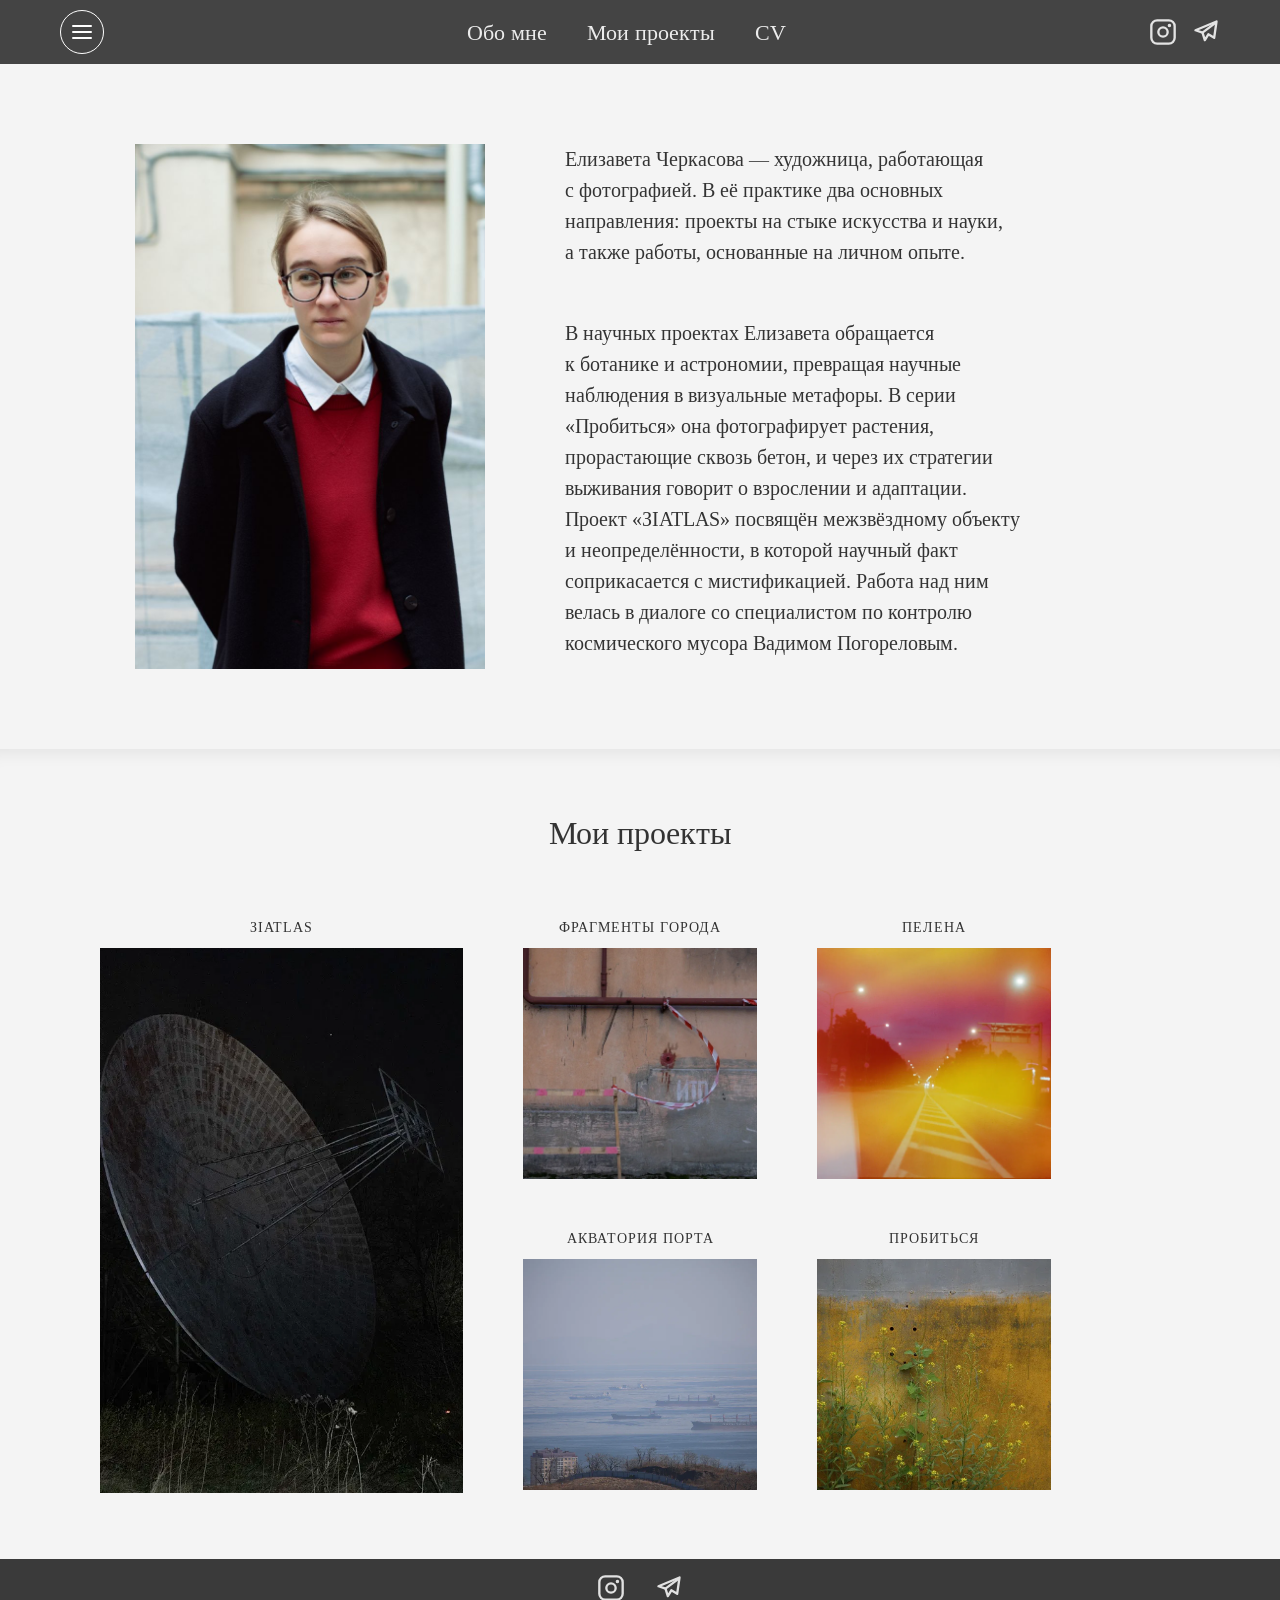
<file: index.html>
<!DOCTYPE html>
<html lang="ru">
<head>
    <meta charset="UTF-8">
    <meta name="viewport" content="width=device-width, initial-scale=1.0">
    <title>Елизавета Черкасова</title>
    <link rel="icon" href="img/Camera.png" type="image/png">
    <link rel="stylesheet" href="css/style.css">
</head>
<body>

    <header class="header">
        <div class="container header__container">
            <input type="checkbox" id="menu-toggle" class="menu-toggle">

            <label for="menu-toggle" class="menu-btn" aria-label="Открыть меню">
                <span></span>
                <span></span>
                <span></span>
            </label>

            <nav class="nav">
                <a href="index.html#about" class="nav__link">Обо мне</a>
                <a href="index.html#projects" class="nav__link">Мои проекты</a>
                 <a href="cv.html" class="nav__link">CV</a>
            </nav>

            <div class="header__socials">
                <a href="https://instagram.com/liza_cherkasovaa_" class="footer__link" target="_blank" aria-label="Инстаграм">
                    <svg viewBox="0 0 24 24" fill="none" xmlns="http://www.w3.org/2000/svg">
                        <rect x="2" y="2" width="20" height="20" rx="5" stroke="currentColor" stroke-width="2"/>
                        <circle cx="12" cy="12" r="4" stroke="currentColor" stroke-width="2"/>
                        <circle cx="17.5" cy="6.5" r="1" fill="currentColor"/>
                    </svg>
                </a>

                <a href="https://t.me/lizik_cherkasova" class="footer__link" target="_blank" aria-label="Телеграм">
                    <svg viewBox="0 0 24 24" fill="none" xmlns="http://www.w3.org/2000/svg">
                        <path d="M21 3L3 10.5L9 12.5L11 19L14 14L19 17L21 3Z" stroke="currentColor" stroke-width="2" stroke-linejoin="round"/>
                        <path d="M9 12.5L19 5" stroke="currentColor" stroke-width="2" stroke-linecap="round"/>
                    </svg>
                </a>
            </div>

            <nav class="burger-menu">
                <a href="#about" class="burger-menu__link mobile-only">Обо мне</a>
                <a href="#projects" class="burger-menu__link mobile-only">Мои проекты</a>
                <a href="cv.html" class="burger-menu__link">CV</a>
                <a href="project-ziatlas.html" class="burger-menu__link">ЗIATLAS</a>
                <a href="fragmenty.html" class="burger-menu__link">Фрагменты города</a>
                <a href="pelena.html" class="burger-menu__link">Пелена</a>
                <a href="port.html" class="burger-menu__link">Акватория порта</a>
                <a href="project-probitsya.html" class="burger-menu__link">Пробиться</a>
            </nav>
        </div>
    </header>

    <main>
        <section class="about" id="about">
            <div class="container about__container">
                <div class="about__photo-wrapper">
                    <img src="img/liza-photo.jpg" alt="Лиза, фотограф" class="about__photo">
                </div>
                <div class="about__content">
                    <p class="about__text">
                        Елизавета Черкасова — художница, работающая<br>
                        с фотографией. В её практике два основных<br>
                        направления: проекты на стыке искусства и науки,<br>
                        а также работы, основанные на личном опыте.
                    </p>

                    <p class="about__education">
                        В научных проектах Елизавета обращается<br>
                        к ботанике и астрономии, превращая научные<br>
                        наблюдения в визуальные метафоры. В серии<br>
                        «Пробиться» она фотографирует растения,<br>
                        прорастающие сквозь бетон, и через их стратегии<br>
                        выживания говорит о взрослении и адаптации.<br>
                        Проект «ЗIATLAS» посвящён межзвёздному объекту<br>
                        и неопределённости, в которой научный факт<br>
                        соприкасается с мистификацией. Работа над ним<br>
                        велась в диалоге со специалистом по контролю<br>
                        космического мусора Вадимом Погореловым.
                    </p>
                </div>
            </div>
        </section>

        <section class="projects" id="projects">
            <div class="container">
                <h2 class="section-title">Мои проекты</h2>
                
                <div class="projects__grid">
                    <a href="project-ziatlas.html" class="project-card project-card--big">
                        <h3 class="project-card__title">ЗIATLAS</h3>
                        <div class="project-card__image-wrapper">
                            <img src="img/oblozki/3IATLAS.webp" alt="ЗIATLAS">
                        </div>
                    </a>

                    <a href="fragmenty.html" class="project-card">
                        <h3 class="project-card__title">Фрагменты города</h3>
                        <div class="project-card__image-wrapper">
                            <img src="img/oblozki/fragmenty-cover.webp" alt="Фрагменты города">
                        </div>
                    </a>

                    <a href="pelena.html" class="project-card">
                        <h3 class="project-card__title">Пелена</h3>
                        <div class="project-card__image-wrapper">
                            <img src="img/oblozki/pelena-cover.webp" alt="Пелена">
                        </div>
                    </a>

                    <a href="port.html" class="project-card">
                        <h3 class="project-card__title">Акватория порта</h3>
                        <div class="project-card__image-wrapper">
                            <img src="img/oblozki/port-cover.webp" alt="Акватория порта">
                        </div>
                    </a>

                    <a href="project-probitsya.html" class="project-card">
                        <h3 class="project-card__title">Пробиться</h3>
                        <div class="project-card__image-wrapper">
                            <img src="img/oblozki/probitsya-cover.webp" alt="Пробиться">
                        </div>
                    </a>
                </div>
            </div>
        </section>
    </main>

    <footer class="footer" id="contacts">
        <div class="container footer__container">
            <a href="https://instagram.com/liza_cherkasovaa_" class="footer__link" target="_blank" aria-label="Инстаграм">
                <svg viewBox="0 0 24 24" fill="none" xmlns="http://www.w3.org/2000/svg">
                    <rect x="2" y="2" width="20" height="20" rx="5" stroke="currentColor" stroke-width="2"/>
                    <circle cx="12" cy="12" r="4" stroke="currentColor" stroke-width="2"/>
                    <circle cx="17.5" cy="6.5" r="1" fill="currentColor"/>
                </svg>
            </a>

            <a href="https://t.me/lizik_cherkasova" class="footer__link" target="_blank" aria-label="Телеграм">
                <svg viewBox="0 0 24 24" fill="none" xmlns="http://www.w3.org/2000/svg">
                    <path d="M21 3L3 10.5L9 12.5L11 19L14 14L19 17L21 3Z" stroke="currentColor" stroke-width="2" stroke-linejoin="round"/>
                    <path d="M9 12.5L19 5" stroke="currentColor" stroke-width="2" stroke-linecap="round"/>
                </svg>
            </a>
        </div>
    </footer>

    <script>
        document.querySelectorAll('.burger-menu__link').forEach(link => {
            link.addEventListener('click', () => {
                document.getElementById('menu-toggle').checked = false;
            });
        });
    </script>
</body>
</html>
</file>
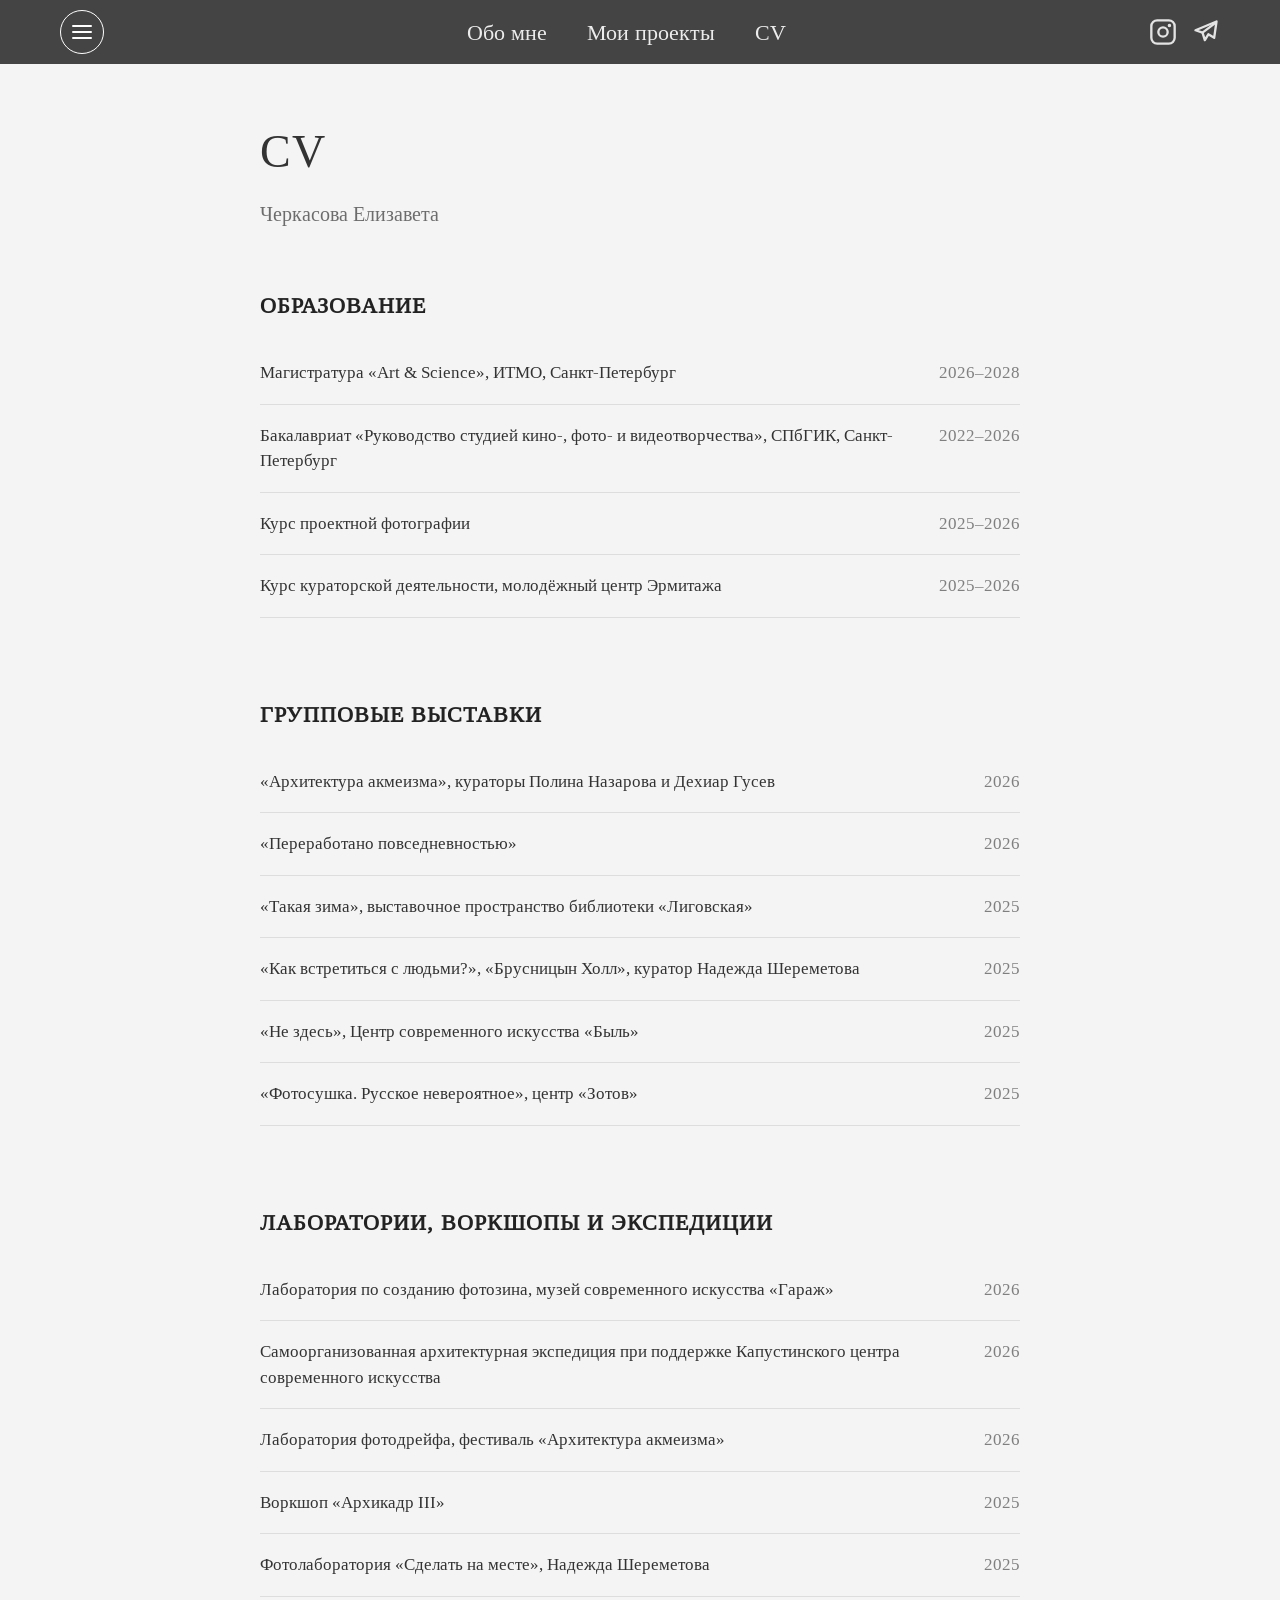
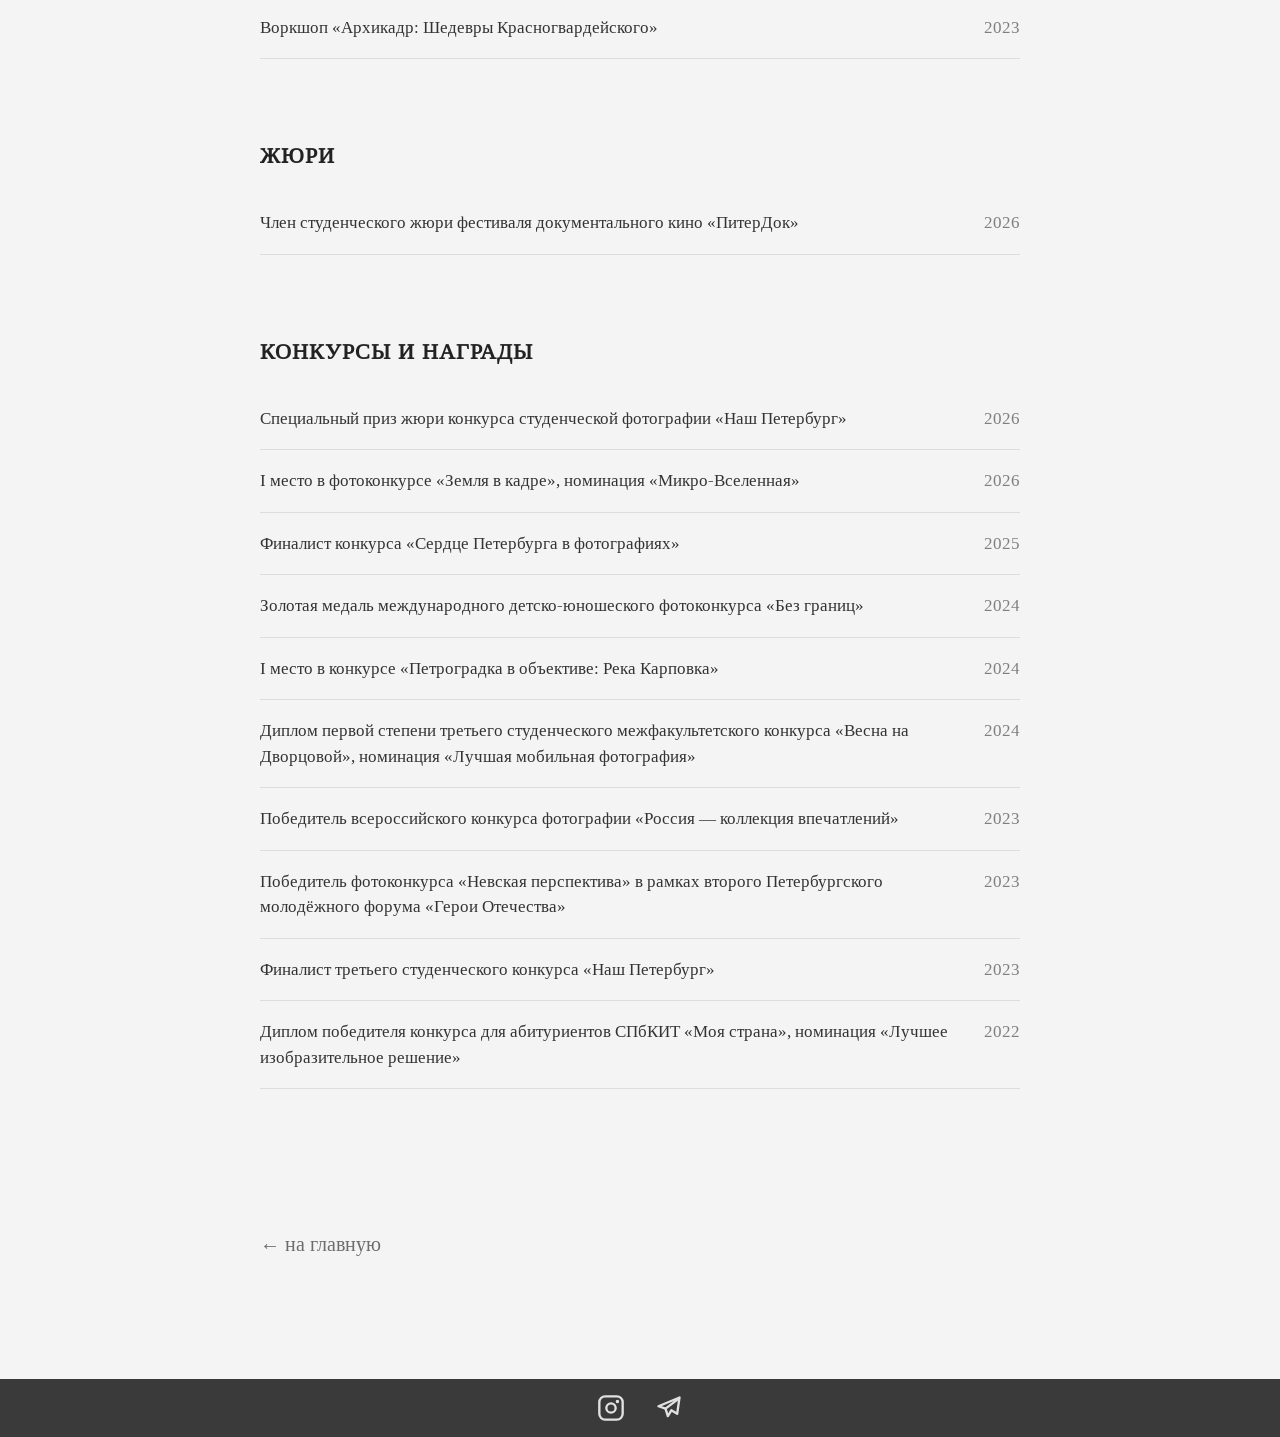
<file: cv.html>
<!DOCTYPE html>
<html lang="ru">
<head>
    <meta charset="UTF-8">
    <meta name="viewport" content="width=device-width, initial-scale=1.0">
    <title>CV — Черкасова Елизавета</title>
    <link rel="icon" href="img/Camera.png" type="image/png">
    <link rel="stylesheet" href="css/style.css">
</head>
<body>

    <header class="header">
        <div class="container header__container">
            <input type="checkbox" id="menu-toggle" class="menu-toggle">

            <label for="menu-toggle" class="menu-btn" aria-label="Открыть меню">
                <span></span>
                <span></span>
                <span></span>
            </label>

            <nav class="nav">
                <a href="index.html#about" class="nav__link">Обо мне</a>
                <a href="index.html#projects" class="nav__link">Мои проекты</a>
                 <a href="cv.html" class="nav__link">CV</a>
            </nav>

            <div class="header__socials">
                <a href="https://instagram.com/liza_cherkasovaa_" class="footer__link" target="_blank" aria-label="Инстаграм">
                    <svg viewBox="0 0 24 24" fill="none" xmlns="http://www.w3.org/2000/svg">
                        <rect x="2" y="2" width="20" height="20" rx="5" stroke="currentColor" stroke-width="2"/>
                        <circle cx="12" cy="12" r="4" stroke="currentColor" stroke-width="2"/>
                        <circle cx="17.5" cy="6.5" r="1" fill="currentColor"/>
                    </svg>
                </a>

                <a href="https://t.me/lizik_cherkasova" class="footer__link" target="_blank" aria-label="Телеграм">
                    <svg viewBox="0 0 24 24" fill="none" xmlns="http://www.w3.org/2000/svg">
                        <path d="M21 3L3 10.5L9 12.5L11 19L14 14L19 17L21 3Z" stroke="currentColor" stroke-width="2" stroke-linejoin="round"/>
                        <path d="M9 12.5L19 5" stroke="currentColor" stroke-width="2" stroke-linecap="round"/>
                    </svg>
                </a>
            </div>

            <nav class="burger-menu">
                <a href="index.html" class="burger-menu__link">Главная</a>
                <a href="cv.html" class="burger-menu__link">CV</a>
                <a href="project-ziatlas.html" class="burger-menu__link">ЗIATLAS</a>
                <a href="fragmenty.html" class="burger-menu__link">Фрагменты города</a>
                <a href="pelena.html" class="burger-menu__link">Пелена</a>
                <a href="port.html" class="burger-menu__link">Акватория порта</a>
                <a href="project-probitsya.html" class="burger-menu__link">Пробиться</a>
            </nav>
        </div>
    </header>

    <main>
        <section class="project-page">
            <div class="container">
                <h1 class="project-page__title">CV</h1>
                <p class="project-page__subtitle">Черкасова Елизавета</p>

                <h2 class="cv-list__heading">Образование</h2>
                <ul class="cv-list">
                    <li class="cv-list__item">
                        <span class="cv-list__text">Магистратура «Art &amp; Science», ИТМО, Санкт-Петербург</span>
                        <span class="cv-list__year">2026–2028</span>
                    </li>
                    <li class="cv-list__item">
                        <span class="cv-list__text">Бакалавриат «Руководство студией кино-, фото- и видеотворчества», СПбГИК, Санкт-Петербург</span>
                        <span class="cv-list__year">2022–2026</span>
                    </li>
                    <li class="cv-list__item">
                        <span class="cv-list__text">Курс проектной фотографии</span>
                        <span class="cv-list__year">2025–2026</span>
                    </li>
                    <li class="cv-list__item">
                        <span class="cv-list__text">Курс кураторской деятельности, молодёжный центр Эрмитажа</span>
                        <span class="cv-list__year">2025–2026</span>
                    </li>
                </ul>

                <h2 class="cv-list__heading">Групповые выставки</h2>
                <ul class="cv-list">
                    <li class="cv-list__item">
                        <span class="cv-list__text">«Архитектура акмеизма», кураторы Полина Назарова и Дехиар Гусев</span>
                        <span class="cv-list__year">2026</span>
                    </li>
                    <li class="cv-list__item">
                        <span class="cv-list__text">«Переработано повседневностью»</span>
                        <span class="cv-list__year">2026</span>
                    </li>
                    <li class="cv-list__item">
                        <span class="cv-list__text">«Такая зима», выставочное пространство библиотеки «Лиговская»</span>
                        <span class="cv-list__year">2025</span>
                    </li>
                    <li class="cv-list__item">
                        <span class="cv-list__text">«Как встретиться с людьми?», «Брусницын Холл», куратор Надежда Шереметова</span>
                        <span class="cv-list__year">2025</span>
                    </li>
                    <li class="cv-list__item">
                        <span class="cv-list__text">«Не здесь», Центр современного искусства «Быль»</span>
                        <span class="cv-list__year">2025</span>
                    </li>
                    <li class="cv-list__item">
                        <span class="cv-list__text">«Фотосушка. Русское невероятное», центр «Зотов»</span>
                        <span class="cv-list__year">2025</span>
                    </li>
                </ul>

                <h2 class="cv-list__heading">Лаборатории, воркшопы и экспедиции</h2>
                <ul class="cv-list">
                    <li class="cv-list__item">
                        <span class="cv-list__text">Лаборатория по созданию фотозина, музей современного искусства «Гараж»</span>
                        <span class="cv-list__year">2026</span>
                    </li>
                    <li class="cv-list__item">
                        <span class="cv-list__text">Самоорганизованная архитектурная экспедиция при поддержке Капустинского центра современного искусства</span>
                        <span class="cv-list__year">2026</span>
                    </li>
                    <li class="cv-list__item">
                        <span class="cv-list__text">Лаборатория фотодрейфа, фестиваль «Архитектура акмеизма»</span>
                        <span class="cv-list__year">2026</span>
                    </li>
                    <li class="cv-list__item">
                        <span class="cv-list__text">Воркшоп «Архикадр III»</span>
                        <span class="cv-list__year">2025</span>
                    </li>
                    <li class="cv-list__item">
                        <span class="cv-list__text">Фотолаборатория «Сделать на месте», Надежда Шереметова</span>
                        <span class="cv-list__year">2025</span>
                    </li>
                    <li class="cv-list__item">
                        <span class="cv-list__text">Воркшоп «Архикадр: Шедевры Красногвардейского»</span>
                        <span class="cv-list__year">2023</span>
                    </li>
                </ul>

                <h2 class="cv-list__heading">Жюри</h2>
                <ul class="cv-list">
                    <li class="cv-list__item">
                        <span class="cv-list__text">Член студенческого жюри фестиваля документального кино «ПитерДок»</span>
                        <span class="cv-list__year">2026</span>
                    </li>
                </ul>

                <h2 class="cv-list__heading">Конкурсы и награды</h2>
                <ul class="cv-list">
                    <li class="cv-list__item">
                        <span class="cv-list__text">Специальный приз жюри конкурса студенческой фотографии «Наш Петербург»</span>
                        <span class="cv-list__year">2026</span>
                    </li>
                    <li class="cv-list__item">
                        <span class="cv-list__text">I место в фотоконкурсе «Земля в кадре», номинация «Микро-Вселенная»</span>
                        <span class="cv-list__year">2026</span>
                    </li>
                    <li class="cv-list__item">
                        <span class="cv-list__text">Финалист конкурса «Сердце Петербурга в фотографиях»</span>
                        <span class="cv-list__year">2025</span>
                    </li>
                    <li class="cv-list__item">
                        <span class="cv-list__text">Золотая медаль международного детско-юношеского фотоконкурса «Без границ»</span>
                        <span class="cv-list__year">2024</span>
                    </li>
                    <li class="cv-list__item">
                        <span class="cv-list__text">I место в конкурсе «Петроградка в объективе: Река Карповка»</span>
                        <span class="cv-list__year">2024</span>
                    </li>
                    <li class="cv-list__item">
                        <span class="cv-list__text">Диплом первой степени третьего студенческого межфакультетского конкурса «Весна на Дворцовой», номинация «Лучшая мобильная фотография»</span>
                        <span class="cv-list__year">2024</span>
                    </li>
                    <li class="cv-list__item">
                        <span class="cv-list__text">Победитель всероссийского конкурса фотографии «Россия — коллекция впечатлений»</span>
                        <span class="cv-list__year">2023</span>
                    </li>
                    <li class="cv-list__item">
                        <span class="cv-list__text">Победитель фотоконкурса «Невская перспектива» в рамках второго Петербургского молодёжного форума «Герои Отечества»</span>
                        <span class="cv-list__year">2023</span>
                    </li>
                    <li class="cv-list__item">
                        <span class="cv-list__text">Финалист третьего студенческого конкурса «Наш Петербург»</span>
                        <span class="cv-list__year">2023</span>
                    </li>
                    <li class="cv-list__item">
                        <span class="cv-list__text">Диплом победителя конкурса для абитуриентов СПбКИТ «Моя страна», номинация «Лучшее изобразительное решение»</span>
                        <span class="cv-list__year">2022</span>
                    </li>
                </ul>

                <a href="index.html" class="project-page__back">← на главную</a>
            </div>
        </section>
    </main>

    <footer class="footer" id="contacts">
        <div class="container footer__container">
            <a href="https://instagram.com/liza_cherkasovaa_" class="footer__link" target="_blank" aria-label="Инстаграм">
                <svg viewBox="0 0 24 24" fill="none" xmlns="http://www.w3.org/2000/svg">
                    <rect x="2" y="2" width="20" height="20" rx="5" stroke="currentColor" stroke-width="2"/>
                    <circle cx="12" cy="12" r="4" stroke="currentColor" stroke-width="2"/>
                    <circle cx="17.5" cy="6.5" r="1" fill="currentColor"/>
                </svg>
            </a>

            <a href="https://t.me/lizik_cherkasova" class="footer__link" target="_blank" aria-label="Телеграм">
                <svg viewBox="0 0 24 24" fill="none" xmlns="http://www.w3.org/2000/svg">
                    <path d="M21 3L3 10.5L9 12.5L11 19L14 14L19 17L21 3Z" stroke="currentColor" stroke-width="2" stroke-linejoin="round"/>
                    <path d="M9 12.5L19 5" stroke="currentColor" stroke-width="2" stroke-linecap="round"/>
                </svg>
            </a>
        </div>
    </footer>

</body>
</html>
</file>
<file: css/style.css>
@font-face {
    font-family: 'Tinos';
    src: url('../fonts/Tinos-Regular.ttf') format('truetype');
    font-weight: normal;
    font-style: normal;
    font-display: swap;
}

* {
    box-sizing: border-box;
    margin: 0;
    padding: 0;
}

html {
    scroll-behavior: smooth;
}

body {
    font-family: 'Tinos', Arial, sans-serif;
    color: #333;
    background-color: #f4f4f4;
    line-height: 1.5;
}

.container {
    max-width: 1200px;
    margin: 0 auto;
    padding: 0 20px;
}

a {
    text-decoration: none;
    color: inherit;
}

.header {
    display: block;
    background-color: #444;
    padding: 10px 0;
    color: #fff;
    position: sticky;
    top: 0;
    z-index: 100;
}

.header__container {
    display: flex;
    align-items: center;
    justify-content: space-between;
    position: relative;
}

.nav {
    display: flex;
    gap: 40px;
    margin: 0 auto;
}

.nav__link {
    font-size: 22px;
    color: #fff;
    text-decoration: none;
    opacity: 0.9;
    transition: opacity 0.2s ease;
}

.nav__link:hover {
    opacity: 1;
}

.header__socials {
    display: flex;
    gap: 15px;
    align-items: center;
}

.menu-toggle {
    display: none;
}

.menu-btn {
    display: flex;
    flex-direction: column;
    justify-content: center;
    align-items: center;
    gap: 4px;
    width: 44px;
    height: 44px;
    cursor: pointer;
    z-index: 20;
    position: relative;
    border: 1.5px solid #fff;
    border-radius: 50%;
    transition: border-color 0.3s ease;
}

.menu-btn:hover {
    border-color: #ccc;
}

.menu-btn span {
    display: block;
    width: 20px;
    height: 2px;
    background-color: #fff;
    border-radius: 2px;
    transition: transform 0.3s ease, opacity 0.3s ease;
}

.mobile-only {
    display: none;
}

.burger-menu {
    position: absolute;
    top: 100%;
    left: 0;
    width: 260px;
    background-color: #3a3a3a;
    display: flex;
    flex-direction: column;
    padding: 0;
    max-height: 0;
    overflow: hidden;
    transition: max-height 0.4s ease, padding 0.3s ease;
    z-index: 10;
}

.burger-menu__link {
    font-size: 15px;
    color: #fff;
    text-decoration: none;
    padding: 16px 20px;
    border-bottom: 1px solid #555;
    transition: background-color 0.2s ease;
}

.burger-menu__link:hover {
    background-color: #4a4a4a;
}

.menu-toggle:checked ~ .burger-menu {
    max-height: 500px;
    padding: 10px 0;
}

.menu-toggle:checked ~ .menu-btn span:nth-child(1) {
    transform: translateY(6px) rotate(45deg);
}

.menu-toggle:checked ~ .menu-btn span:nth-child(2) {
    opacity: 0;
}

.menu-toggle:checked ~ .menu-btn span:nth-child(3) {
    transform: translateY(-6px) rotate(-45deg);
}

.about {
    padding: 80px 0;
    background-color: #f4f4f4;
}

.about__container {
    display: flex;
    justify-content: center;
    align-items: flex-start;
    gap: 80px;
}

.about__content {
    flex: 0 1 580px;
    padding-top: 0;
}

.about__photo-wrapper {
    flex: 0 0 35%;
    max-width: 350px;
    overflow: hidden;
}

.about__photo {
    display: block;
    width: 100%;
    max-width: 100%;
    height: auto;
}

.about__text {
    font-size: 20px;
    line-height: 1.55;
    margin-bottom: 50px;
}

.about__education {
    font-size: 20px;
    line-height: 1.55;
}

.about__subtitle {
    font-size: 24px;
    font-weight: normal;
    margin-bottom: 20px;
}

.projects {
    padding: 60px 0 100px;
    background-color: #f4f4f4;
    box-shadow: inset 0 20px 20px -20px rgba(0, 0, 0, 0.1);
}

.section-title {
    text-align: center;
    font-size: 32px;
    font-weight: normal;
    margin-bottom: 60px;
    background: transparent;
}

.projects__grid {
    display: grid;
    grid-template-columns: 363px 234px 234px;
    grid-template-rows: 231px 231px;
    column-gap: 60px;
    row-gap: 80px;
    justify-content: start;
    align-items: start;
    margin-left: 40px;
}

.project-card--big {
    grid-column: 1 / 2;
    grid-row: 1 / 3;
}

.project-card:nth-child(2) {
    grid-column: 2 / 3;
    grid-row: 1 / 2;
}

.project-card:nth-child(3) {
    grid-column: 3 / 4;
    grid-row: 1 / 2;
}

.project-card:nth-child(4) {
    grid-column: 2 / 3;
    grid-row: 2 / 3;
}

.project-card:nth-child(5) {
    grid-column: 3 / 4;
    grid-row: 2 / 3;
}

.project-card {
    display: flex;
    flex-direction: column;
    gap: 10px;
    align-items: center;
}

.project-card__title {
    font-size: 14px;
    font-weight: normal;
    text-align: center;
    text-transform: uppercase;
    letter-spacing: 1px;
}

.project-card__image-wrapper {
    width: 100%;
    overflow: hidden;
    background-color: #ddd;
}

.project-card__image-wrapper img {
    display: block;
    width: 100%;
    height: 100%;
    object-fit: cover;
    transition: transform 0.3s ease;
}

.project-card__image-wrapper img:hover {
    transform: scale(1.05);
}

.project-card--big .project-card__image-wrapper {
    width: 363px;
    height: 545px;
}

.project-card:not(.project-card--big) .project-card__image-wrapper {
    width: 234px;
    height: 231px;
}

.project-page .container {
    max-width: 800px;
    margin: 0 auto;
    padding: 0 20px;
}

.footer {
    background-color: #3a3a3a;
    color: #fff;
    padding: 15px 0;
}

.footer__container {
    display: flex;
    justify-content: center;
    align-items: center;
    gap: 30px;
}

.footer__link {
    display: flex;
    align-items: center;
    justify-content: center;
    width: 28px;
    height: 28px;
    color: #fff;
    opacity: 0.85;
    transition: opacity 0.2s ease, transform 0.2s ease;
}

.footer__link svg {
    width: 100%;
    height: 100%;
    stroke: currentColor;
}

.footer__link:hover {
    opacity: 1;
    transform: translateY(-2px);
}

.project-page {
    padding: 60px 0 120px;
    background-color: #f4f4f4;
    align-items: center;
}

.project-page__title {
    font-size: 46px;
    font-weight: normal;
    line-height: 1.2;
    margin-bottom: 40px;
    text-transform: uppercase;
    letter-spacing: 1px;
}

.project-page__text {
    font-size: 18px;
    line-height: 1.6;
    margin-bottom: 70px;
}

.project-page__text p {
    margin-bottom: 22px;
}

.project-page__text p:last-child {
    margin-bottom: 0;
}

.project-page__gallery {
    display: flex;
    flex-direction: column;
    gap: 40px;
}

.project-page__gallery img {
    display: block;
    width: 100%;
    height: auto;
    background-color: #ddd;
}

.project-page__back {
    display: inline-block;
    margin-top: 60px;
    font-size: 20px;
    color: #333;
    opacity: 0.7;
    transition: opacity 0.2s ease, transform 0.2s ease;
}

.project-page__back:hover {
    opacity: 1;
    text-decoration: underline;
    transform: translateX(-4px);
}

a.project-card {
    display: flex !important;
    flex-direction: column !important;
    align-items: center !important;
    gap: 10px !important;
    text-decoration: none !important;
    color: inherit !important;
}

.project-page__subtitle {
    font-size: 20px;
    font-weight: normal;
    margin-top: -20px;
    margin-bottom: 60px;
    opacity: 0.7;
}

.cv-list__heading {
    font-size: 22px;
    font-weight: bold;
    margin-top: 50px;
    margin-bottom: 20px;
    text-transform: uppercase;
    letter-spacing: 1px;
    color: #222;
    opacity: 1;
}

.cv-list {
    list-style: none;
    padding: 0;
    margin: 0 0 80px;
}

.cv-list__item {
    display: flex;
    justify-content: space-between;
    align-items: baseline;
    gap: 30px;
    padding: 18px 0;
    border-bottom: 1px solid #ddd;
}

.cv-list__text {
    font-size: 17px;
    line-height: 1.5;
    color: #333;
}

.cv-list__year {
    font-size: 17px;
    color: #333;
    opacity: 0.6;
    white-space: nowrap;
    flex-shrink: 0;
}

.lightbox {
    display: none;
    position: fixed;
    top: 0;
    left: 0;
    width: 100%;
    height: 100%;
    background-color: rgba(0, 0, 0, 0.9);
    z-index: 9999;
    justify-content: center;
    align-items: center;
    cursor: zoom-out;
}

.lightbox__img {
    max-width: 90%;
    max-height: 90vh;
    object-fit: contain;
    box-shadow: 0 0 30px rgba(255, 255, 255, 0.1);
    cursor: default;
}

.lightbox__close {
    position: absolute;
    top: 20px;
    right: 30px;
    color: #fff;
    font-size: 40px;
    font-weight: bold;
    cursor: pointer;
    transition: 0.3s;
}

.lightbox__close:hover {
    color: #ccc;
    transform: scale(1.1);
}

.scroll-top {
    position: fixed;
    bottom: 30px;
    right: 30px;
    width: 50px;
    height: 50px;
    background-color: #444;
    color: #fff;
    border: 1px solid #555;
    border-radius: 50%;
    font-size: 24px;
    cursor: pointer;
    display: flex;
    align-items: center;
    justify-content: center;
    opacity: 0;
    visibility: hidden;
    transition: opacity 0.3s ease, visibility 0.3s ease, transform 0.2s ease;
    z-index: 999;
    box-shadow: 0 4px 10px rgba(0, 0, 0, 0.3);
}

.scroll-top.show {
    opacity: 1;
    visibility: visible;
}

.scroll-top:hover {
    background-color: #222;
    transform: translateY(-5px);
}

@media (max-width: 1199px) {
    .projects__grid {
        justify-content: center;
        margin-left: 0;
        column-gap: 30px;
    }

    .about__container {
        gap: 40px;
    }
    
    .project-page {
        padding: 50px 0 100px;
    }
}

@media (max-width: 991px) {
    .nav__link {
        font-size: 24px !important;
    }

    .nav {
        gap: 35px !important;
    }

    .about__container {
        flex-direction: column;
        align-items: center;
        text-align: center;
    }

    .about__content {
        flex: auto;
        width: 100%;
        max-width: 600px;
    }

    .about__photo-wrapper {
        max-width: 300px;
        margin-bottom: 30px;
    }

    .about__text br,
    .about__education br {
        display: none;
    }

    .projects__grid {
        grid-template-columns: repeat(2, 1fr) !important;
        grid-template-rows: auto !important;
        gap: 40px 20px !important;
        justify-content: center !important;
    }

    .projects__grid > a {
        grid-column: auto !important;
        grid-row: auto !important;
    }

    .project-card__image-wrapper,
    .project-card--big .project-card__image-wrapper,
    .project-card:not(.project-card--big) .project-card__image-wrapper {
        width: 100% !important;
        height: auto !important;
    }

    .project-card__image-wrapper img {
        width: 100%;
        height: auto;
        aspect-ratio: 3 / 4;
        object-fit: cover;
    }

    .projects__grid > a:last-child {
        grid-column: 1 / -1 !important;
        justify-self: center !important;
        width: 100% !important;
        max-width: calc(50% - 10px) !important;
    }

    .projects__grid > a:last-child .project-card__title {
        font-size: 18px !important;
        width: 100%;
        text-align: center;
        margin-top: 10px;
    }

    .project-card__title {
        font-size: 18px;
    }

    .project-page__title {
        font-size: 36px;
        margin-bottom: 30px;
    }

    .cv-list__item {
        gap: 20px;
    }
}

@media (max-width: 767px) {
    .mobile-only {
        display: block;
    }

    .header {
        display: block !important;
        background-color: #444 !important;
        padding: 8px 0 !important;
        position: sticky !important;
        top: 0 !important;
        z-index: 1000 !important;
    }

    .header__container {
        justify-content: space-between !important; 
    }
    
    .header__socials .footer__link {
        width: 28px !important;  
        height: 28px !important; 
    }
    
    .header__socials {
        gap: 18px !important; 
    }

    .menu-btn,
    .header__socials {
        display: flex !important;
    }

    .menu-btn {
        width: 38px !important;
        height: 38px !important;
        gap: 3px !important;
    }

    .menu-btn span {
        width: 16px !important;
    }

    .menu-toggle:checked ~ .menu-btn span:nth-child(1) {
        transform: translateY(5px) rotate(45deg) !important;
    }

    .menu-toggle:checked ~ .menu-btn span:nth-child(2) {
        opacity: 0 !important;
    }

    .menu-toggle:checked ~ .menu-btn span:nth-child(3) {
        transform: translateY(-5px) rotate(-45deg) !important;
    }

    .nav {
        display: none;
    }

    .section-title {
        font-size: 28px;
        margin-bottom: 40px;
    }

    .about__text,
    .about__education {
        font-size: 22px;
        text-align: left;
    }

    .project-card__title {
        font-size: 20px;
        text-align: center;
    }

    .projects__grid > a:last-child .project-card__title {
        font-size: 20px !important;
    }

    .projects__grid {
        grid-template-columns: 1fr !important;
        grid-template-rows: auto !important;
        gap: 50px !important;
        justify-items: center !important;
    }

    .projects__grid > a,
    .projects__grid > a:last-child,
    .project-card--big {
        grid-column: auto !important;
        grid-row: auto !important;
        width: 100% !important;
        max-width: 320px !important;
        margin: 0 auto;
    }

    .project-card__image-wrapper,
    .project-card--big .project-card__image-wrapper,
    .project-card:not(.project-card--big) .project-card__image-wrapper {
        width: 100% !important;
        max-width: 280px !important;
        margin: 0 auto !important;
        height: auto !important;
    }

    .project-card__image-wrapper img {
        aspect-ratio: 1 / 1;
        object-fit: cover;
    }

    .about {
        padding: 40px 0;
    }

    .projects {
        padding: 40px 0 60px;
    }

    .burger-menu {
        width: 55% !important;
        max-width: 260px !important;
        left: 0 !important;
        box-shadow: 5px 5px 20px rgba(0, 0, 0, 0.3) !important;
    }

    .burger-menu__link {
        font-size: 16px !important;
        padding: 10px 20px !important;
    }

    .footer {
        padding: 10px 0 !important;
    }

    .footer__container {
        gap: 20px !important;
    }

    .footer__link {
        width: 22px !important;
        height: 22px !important;
    }

    .project-page {
        padding: 30px 0 60px;
    }

    .project-page__title {
        font-size: 28px;
        line-height: 1.3;
        margin-bottom: 15px;
    }

    .project-page__subtitle {
        font-size: 18px;
        margin-bottom: 40px;
    }

    .cv-list__heading {
        font-size: 18px;
        margin-top: 30px;
        margin-bottom: 15px;
        letter-spacing: 0.5px;
    }

    .cv-list__item {
        flex-direction: column;
        align-items: flex-start;
        gap: 4px;
        padding: 15px 0;
    }

    .cv-list__text {
        font-size: 16px;
        line-height: 1.4;
    }

    .cv-list__year {
        font-size: 15px;
        opacity: 0.6;
        margin-top: 2px;
    }

    .cv-list {
        margin-bottom: 40px;
    }

    .project-page__back {
        margin-top: 20px;
        font-size: 18px;
    }

    .project-page__text {
        font-size: 16px;
        line-height: 1.5;
        margin-bottom: 40px;
    }

    .project-page__gallery {
        gap: 20px;
    }

    .scroll-top {
        bottom: 20px;
        right: 20px;
        width: 42px;
        height: 42px;
        font-size: 20px;
    }
}
</file>
